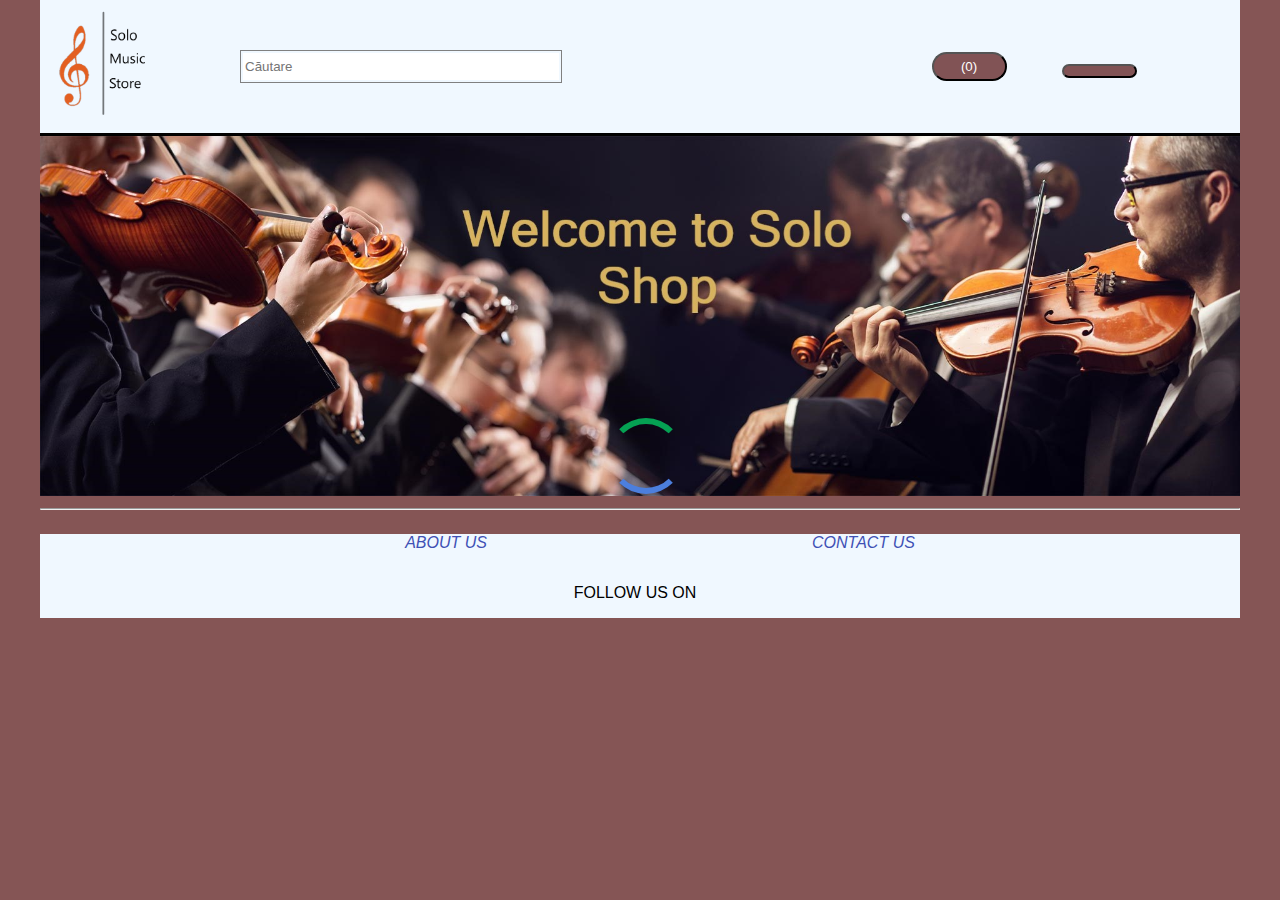
<file: FinalPoject/index.html>
<!DOCTYPE html>
<html lang="en">
<head>
    <meta charset="UTF-8">
    <meta name="viewport" content="width=device-width, initial-scale=1">
    <title>SoloShop</title>
     <link rel="stylesheet" href="style.css">
     <link rel="stylesheet" href="https://use.fontawesome.com/releases/v5.15.2/css/all.css" integrity="sha384-vSIIfh2YWi9wW0r9iZe7RJPrKwp6bG+s9QZMoITbCckVJqGCCRhc+ccxNcdpHuYu" 
     crossorigin="anonymous">
     <link rel="stylesheet" href="loading.css">
     <script src="index.js"></script>
    
</head>
<body class="container-md" onload="getProducts();getCartLenght();">
  <div class="container-sm" style="border-bottom: 3px solid black; background-color: aliceblue">
    <header>

      <div class="navigation_bar">
        <div class="logo">
            <div>
              <a href="index.html"><img class="logo_img" src="PNG\Logo1.png" style="width: 150px;"></a>
            </div>
        </div>
        <div class="search_form_buttons">
          <form>
            <input  id="search" type="text" name="search" placeholder="Căutare"/>
            <button class="searchBtn" onclick="searchProduct(this,event)"><i class="fas fa-search"></i></button>
          </form>
          <div class="cart_admin_btn">
            <a href="cart.html"><button class="MyBtns" ><i class="fas fa-shopping-cart"></i><span class="cartLenght"></span></button></a>
            <a href="admin.html"><button class="MyBtns"><i class="fas fa-user"></i></button></a>
            </div>
        </div>
      
      </div>
    </header>
  </div>
  <div class="welcome_pic">
    <img  class="welcome" src="PNG\violins.jpg">
  </div>
  <p class="alertBox">The product has been succesfully addet in to the cart</p>
    <main  class="container-sm">
        <div class="loading">
          <div class="lds-dual-ring"></div>
        </div>
        <hr />
        <section class="container">
          <div class="product_grid">

          </div>
            
        </section>          
    </main>
    <footer>
      <ul class="footerList">
          <li><a href="#">ABOUT US</a></li>
          <li><a href="#" class="contactUs">CONTACT US</a></li>
      </ul>
      <section class="social_media">
          <p>FOLLOW US ON</p>
          <div class="icons">
              <i class="fab fa-facebook-square"></i>
              <i class="fab fa-instagram"></i>
          </div>
      </section>
      </footer>   
</body>
</file>
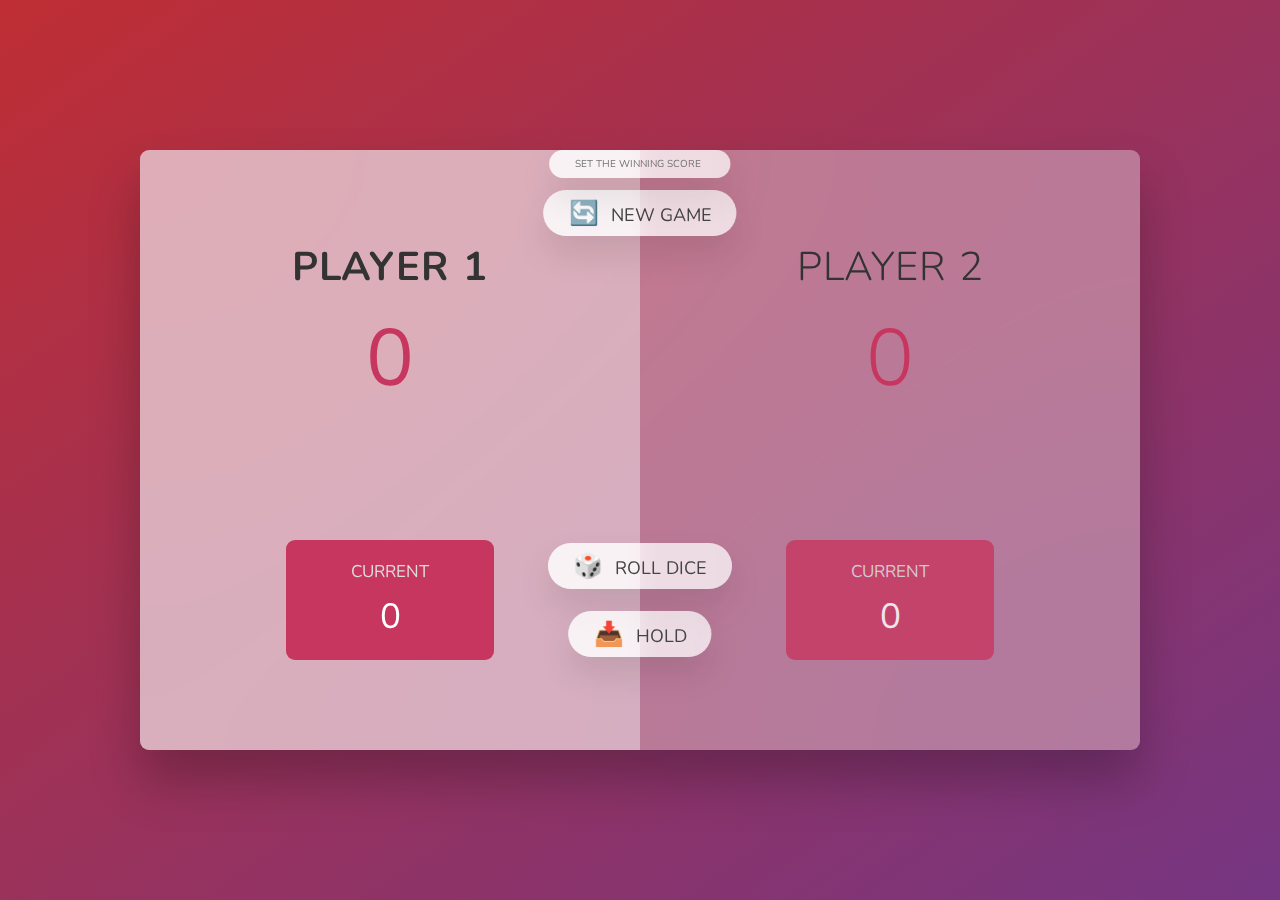
<file: Pig Game/index.html>
<!DOCTYPE html>
<html lang="en">
  <head>
    <meta charset="UTF-8" />
    <meta name="viewport" content="width=device-width, initial-scale=1.0" />
    <meta http-equiv="X-UA-Compatible" content="ie=edge" />
    <link rel="stylesheet" href="index.css" />
    <title>Pig Game</title>
    <script src="Challanges.js" async></script>
  </head>
  <body>
    <main>
      <section class="player player--0 player--active">
        <h2 class="name" id="name--0">Player 1</h2>
        <p class="score" id="score--0">43</p>
        <div class="current">
          <p class="current-label">Current</p>
          <p class="current-score" id="current--0">0</p>
        </div>
      </section>
      <section class="player player--1">
        <h2 class="name" id="name--1">Player 2</h2>
        <p class="score" id="score--1">24</p>
        <div class="current">
          <p class="current-label">Current</p>
          <p class="current-score" id="current--1">0</p>
        </div>
      </section>

      <img src="dice-5.png"  class="dice" alt="Playing dice" />
      <button class="btn btn--new">🔄 New game</button>
      <input type="text" class="set_winning_score" placeholder="Set the Winning score">
      <button class="btn btn--roll">🎲 Roll dice</button>
      <button class="btn btn--hold">📥 Hold</button>
    </main>
    
  </body>
</html>
</file>
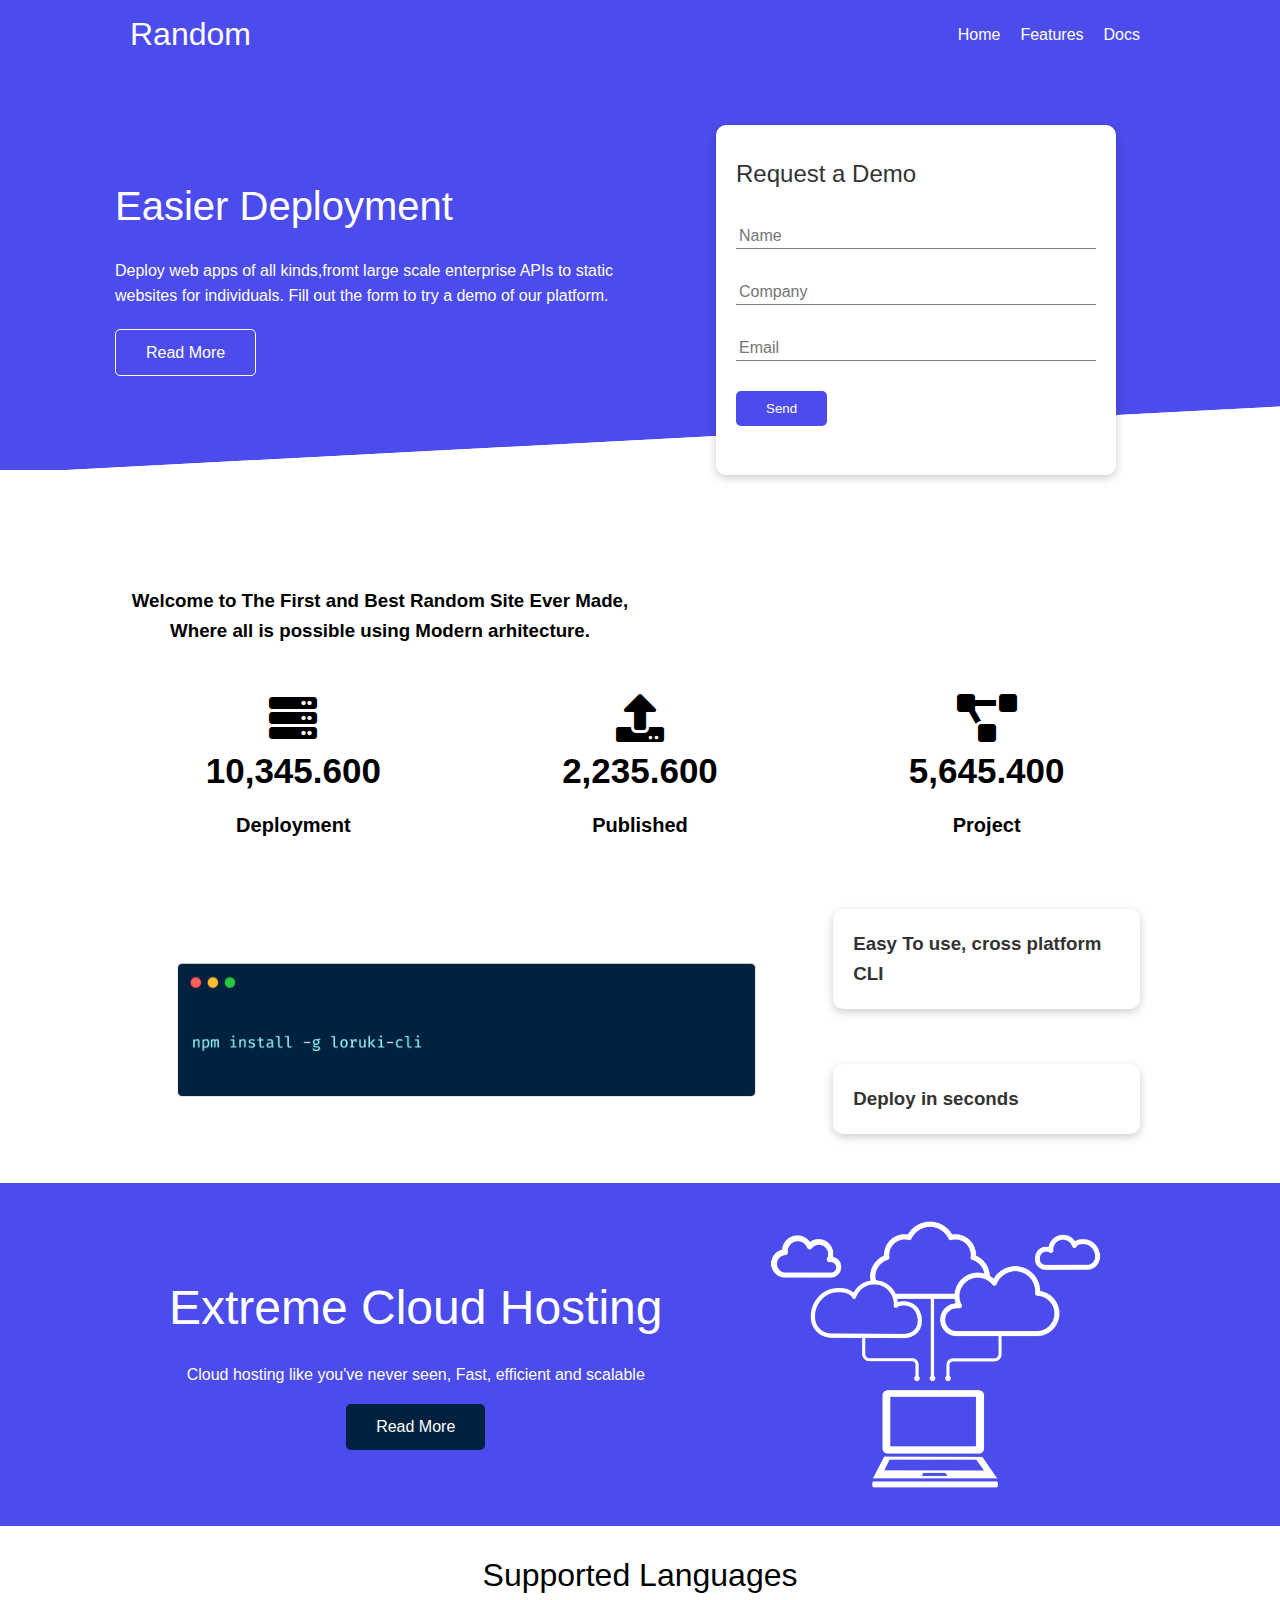
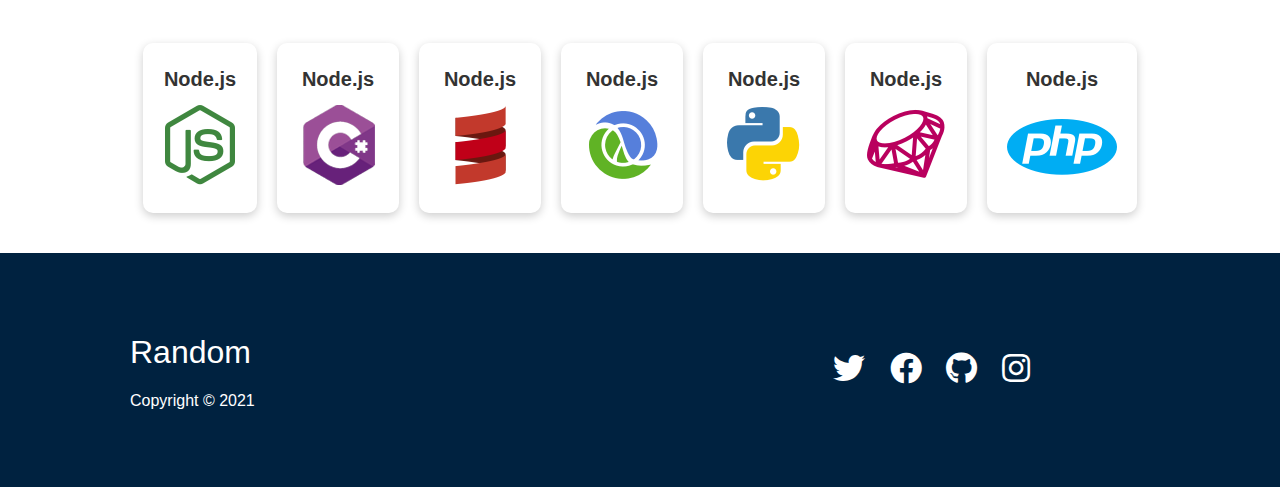
<file: Random Website/index.html>
<!DOCTYPE html>
<html lang="en">
  <head>
    <meta charset="UTF-8" />
    <meta name="viewport" content="width=device-width, initial-scale=1.0" />
    <meta http-equiv="X-UA-Compatible" content="ie=edge" />
    <link rel="stylesheet" href="https://cdnjs.cloudflare.com/ajax/libs/font-awesome/5.15.4/css/all.min.css"
     integrity="sha512-1ycn6IcaQQ40/MKBW2W4Rhis/DbILU74C1vSrLJxCq57o941Ym01SwNsOMqvEBFlcgUa6xLiPY/NS5R+E6ztJQ=="
     crossorigin="anonymous" referrerpolicy="no-referrer" />
    <link rel="stylesheet" href="css\style.css"/>
    <link rel="stylesheet" href="css\Utilities.css"/>
    <title>Random Website</title>
  </head>
  <body>
      <!--Navbar-->
      <div class="navbar">
          <div class="container flex">
              <h1 class="logo">Random</h1>
              <nav>
                  <ul>
                      <li><a href="index.html">Home</a></li>
                      <li><a href="features.html">Features</a></li>
                      <li><a href="docs.html">Docs</a></li>
                  </ul>
              </nav>
          </div>
      </div>
        <!--Shwocase-->
        <section class="showcase">
            <div class="container grid">
                <div class="showcase-text">
                    <h1>Easier Deployment</h1>
                    <p>Deploy web apps of all kinds,fromt large scale
                        enterprise APIs to static websites for individuals.
                        Fill out the form to try a demo of our platform.
                    </p>
                    <a href="features.html" class="btn btn-outline">Read More</a>
                </div>

                <div class="showcase-form card">
                    <h2>Request a Demo</h2>
                    <form>
                        <div class="form-control">
                            <input type="text" name="name" placeholder="Name" 
                            required>
                        </div>
                        <div class="form-control">
                            <input type="text" name="company" placeholder="Company"
                            required>
                        </div>
                        <div class="form-control">
                            <input type="email" name="email" placeholder="Email"
                            required>
                        </div>
                        <input type="submit" value="Send" class="btn btn-primary">
                    </form>
                </div>
            </div>
        </section>

        <!--Stats-->
        <section class="stats">
            <div class="container">
                <h3 class="stats-heading text-center my-1">
                    Welcome to The First and Best Random Site Ever Made, 
                    Where all is possible using Modern arhitecture.
                </h3>

                <div class="grid grid-3 text-center my-4">
                    <div>
                        <i class="fas fa-server fa-3x"></i>
                        <h3>10,345.600</h3>
                        <p class="text-secundary">Deployment</p>
                    </div>
                    <div>
                        <i class="fas fa-upload fa-3x"></i>
                        <h3>2,235.600</h3>
                        <p class="text-secundary">Published</p>
                    </div>
                    <div>
                        <i class="fas fa-project-diagram fa-3x"></i>
                        <h3>5,645.400</h3>
                        <p class="text-secundary">Project</p>
                    </div>
                </div>
            </div>
        </section>
        <!--Cli-->

        <section class="cli">
            <div class="container grid">
                <img src="images/cli.png" alt="">
                <div class="card">
                    <h3>Easy To use, cross platform CLI</h3>
                </div>
                <div class="card">
                    <h3>Deploy in seconds</h3>
                </div>
            </div>
        </section>
        <!--Cloud-->
        <section class="cloud bg-primary my-2 py-2">
            <div class="container grid">
                <div class="text-center">
                    <h2 class="lg">Extreme Cloud Hosting</h2>
                    <p class="led my-1">Cloud hosting like you've never seen,
                        Fast, efficient and scalable</p>
                    <a href="features.html" class="btn btn-dark">Read More</a> 
                </div>
                <img src="images/cloud.png" alt="">
            </div>
        </section>
        <section class="languages">
            <h2 class="md text-center my-2">
                Supported Languages
            </h2>
            <div class="container flex">
                <div class="card">
                    <h4>Node.js</h4>
                    <img src="images/node.png" alt="">
                </div>
                <div class="card">
                    <h4>Node.js</h4>
                    <img src="images/csharp.png" alt="">
                </div>
                <div class="card">
                    <h4>Node.js</h4>
                    <img src="images/scala.png" alt="">
                </div>
                <div class="card">
                    <h4>Node.js</h4>
                    <img src="images/clojure.png" alt="">
                </div>
                <div class="card">
                    <h4>Node.js</h4>
                    <img src="images/python.png" alt="">
                </div>
                <div class="card">
                    <h4>Node.js</h4>
                    <img src="images/ruby.png" alt="">
                </div>
                <div class="card">
                    <h4>Node.js</h4>
                    <img src="images/php.png" alt="">
                </div>
            </div>
        </section>
    <!--Footer-->
        <footer class="footer bg-dark py-5">
        <div class="container grid grid-3">
                <div>
                    <h1>Random</h1>
                    <p>Copyright &copy; 2021</p>
                </div>
            <nav>
                <ul>
                    <li><a href="index.html"></a></li>
                    <li><a href="features.html"></a></li>
                    <li><a href="docs.html"></a></li>
                </ul>
            </nav>
            <div class="social">
                <a href="#"><i class="fab fa-twitter fa-2x"></i></a>
                <a href="#"><i class="fab fa-facebook fa-2x"></i></a>
                <a href="#"><i class="fab fa-github fa-2x"></i></a>
                <a href="#"><i class="fab fa-instagram fa-2x"></i></a>
            </div>
        </div>
        </footer>
  </body>
</html>
</file>
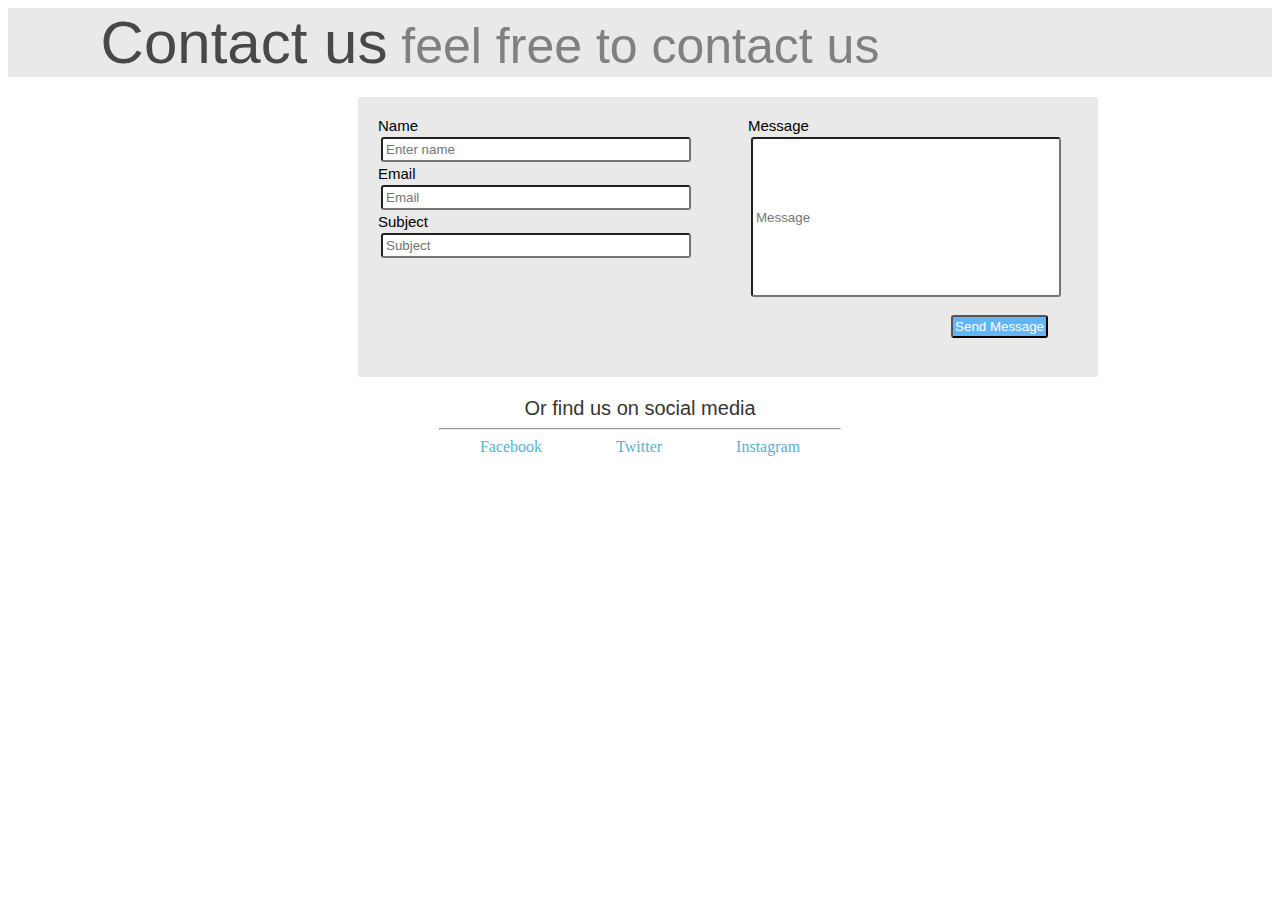
<file: Contact us.html>
<!DOCTYPE html>
<head>
    <title>Contact.us</title>
<style>
#title{
    text-align: center;
    width: 1100p;
    padding-right: 300px;
    font-size: 60px;
    background-color: rgb(233, 233, 233,1);
    font-family: 'Roboto', sans-serif;
    color: rgb(72,72,72,1);

}
span{
    font-size: 50px;
    color:grey
}
label{
    display:block;


}
.box1{
    position: relative;
    width: 700px;
    height: 240px;
    margin-top: 20px;
    margin-right: 370px;
    margin-left: 350px;
    padding: 20px;
    background-color: rgb(233, 233, 233,1);
    font-family: 'Roboto', sans-serif;
    font-size: 15px;
    border-radius: 3px;
}
.box2{
    position: absolute;
    top: 20px;
    right: 50px;
    left: 390px;

}
.i-input{
    border-radius: 3px;
    margin: 3px;
    padding: 3px;
    width: 300px;
   
}
.i-input1{
    border-radius: 3px;
    margin: 3px;
    padding: 3px;
    width: 300px;
    height: 150px;
}
.i-submit{
    float: right;
    margin-top: 15px;
    padding:2px;
    background-color:#64b5f6;
    color:white;
    border-radius: 3px;
}
.final{
    text-align: center;
    font-family: 'Roboto', sans-serif;
    font-size:20px;
    color:rgb(54, 53, 53);
    margin-top:20px;
}
.links{
    text-align:center;
}
.link{
    padding:35px;
    text-decoration: none;
    color:rgb(91, 176, 204)
}
</style>    
</head>
<body>
    <header>
        <div id=title>
        Contact us<span> feel free to contact us<span>
        </div>
    </header>
        <form class="box1">
            <label class="i-label" for="Enter name">Name</label>
            <input class="i-input" type="text" name="Enter name" placeholder="Enter name">
            <label class="i-label" for="Email" >Email</label>
            <input class="i-input" type="text" name="Email" placeholder="Email">
            <label class="i-label" for="Subject"> Subject </label>
            <input class="i-input" type="text" name="Subject" placeholder="Subject">
            <br />
            <div class="box2">
                <label class="i-label"for="Message"> Message </label> 
                <input  class="i-input1" type="text" name="Message" placeholder="Message"><br />
                <input  class="i-submit" type="submit" value="Send Message"> 
            </div>

        </form>
    <footer>
        <div class="final"> Or find us on social media</div>
        <hr style="width: 400px;" />
        <div class="links">
            <a class="link" href="#">Facebook</a>
            <a class="link" href="#">Twitter</a>
            <a class="link" href="#">Instagram</a>
        </div>        
    </footer>    







</body>
</file>
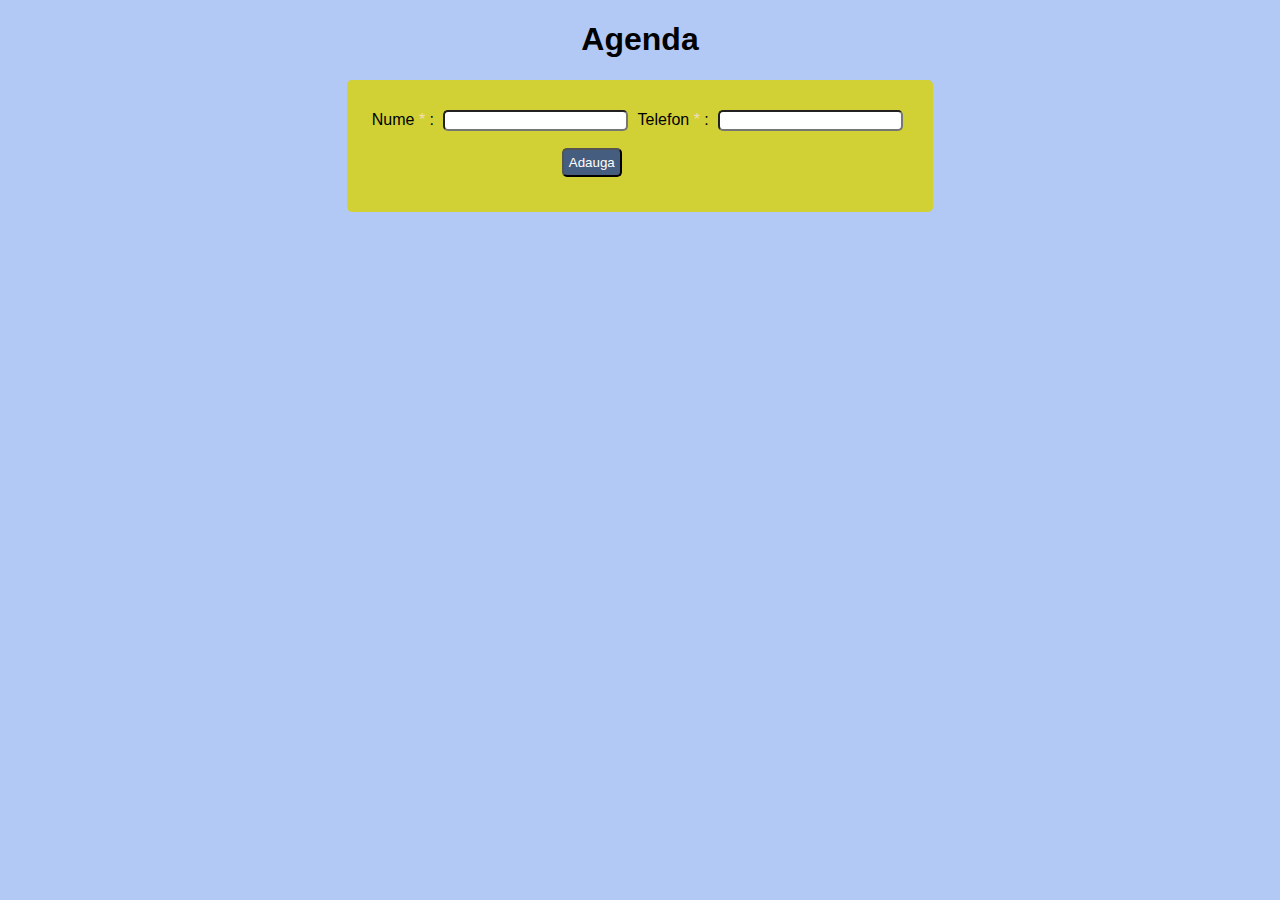
<file: Agenda/agenda.html>
<!DOCTYPE html>
<html lang="en">
<head>
    <meta charset="UTF-8">
    <meta name="viewport" content="width=device-width, initial-scale=1">
    <title>Agenda telefonică</title>
    <link rel="stylesheet" href="agenda.css">
     <title>Agenda Telefonica</title>
    <script src="agenda.js"></script>
    
</head>
<body>
    <h1>Agenda</h1>
    <div id="form">
    <form onsubmit="addContact(event);"class="input_form">
            <label for="name">
                <span class="label-style">Nume <span class="mandatory">*</span> :</span>
            </label>
            <input id="name" class="fields" type="text" name="name" onblur="requireName(this, event);" onfocus="clearInvalid(this, event);"
                style="border-radius: 5px; margin:5px">

            <label for="tel">
                <span class="label-style">Telefon <span class="mandatory">*</span> :</span>
            </label>
            <input id="tel"  class="fields" type="number" name="tel" onblur="requireTel(this, event);" onfocus="clearInvalid(this, event);"onkeypress="checkSubmit(event); digitLimit(this, event);"
                style="border-radius: 5px; margin:5px">
        <br/>
        <button type="submit" id="add_contact" >Adauga</button>
        <input id="editBtn" type="button" onclick="editeaza()" class="hidden" value= "Editeaza"/>
    </form>
    </div>
    <div style="display: flex; justify-content: center;">
        <table id="T_contacts">
            <thead>
            <tr>
                <th>Nume</th>
                <th>Telefon</th>
                
            </tr>
            </thead>
            <tbody class="Table_contacts">
            <tr>
                <td>Robert</td>
                <td>0758642575</td>
                <td>
                    <a  class="edit"href="#">Modifică</a>
                </td>
                <td>
                    <a class="del"  href="#">Șterge</a>
                </td>
            </tr>
            </tbody>
        </table>
    </div>
</body>
</html>
</file>
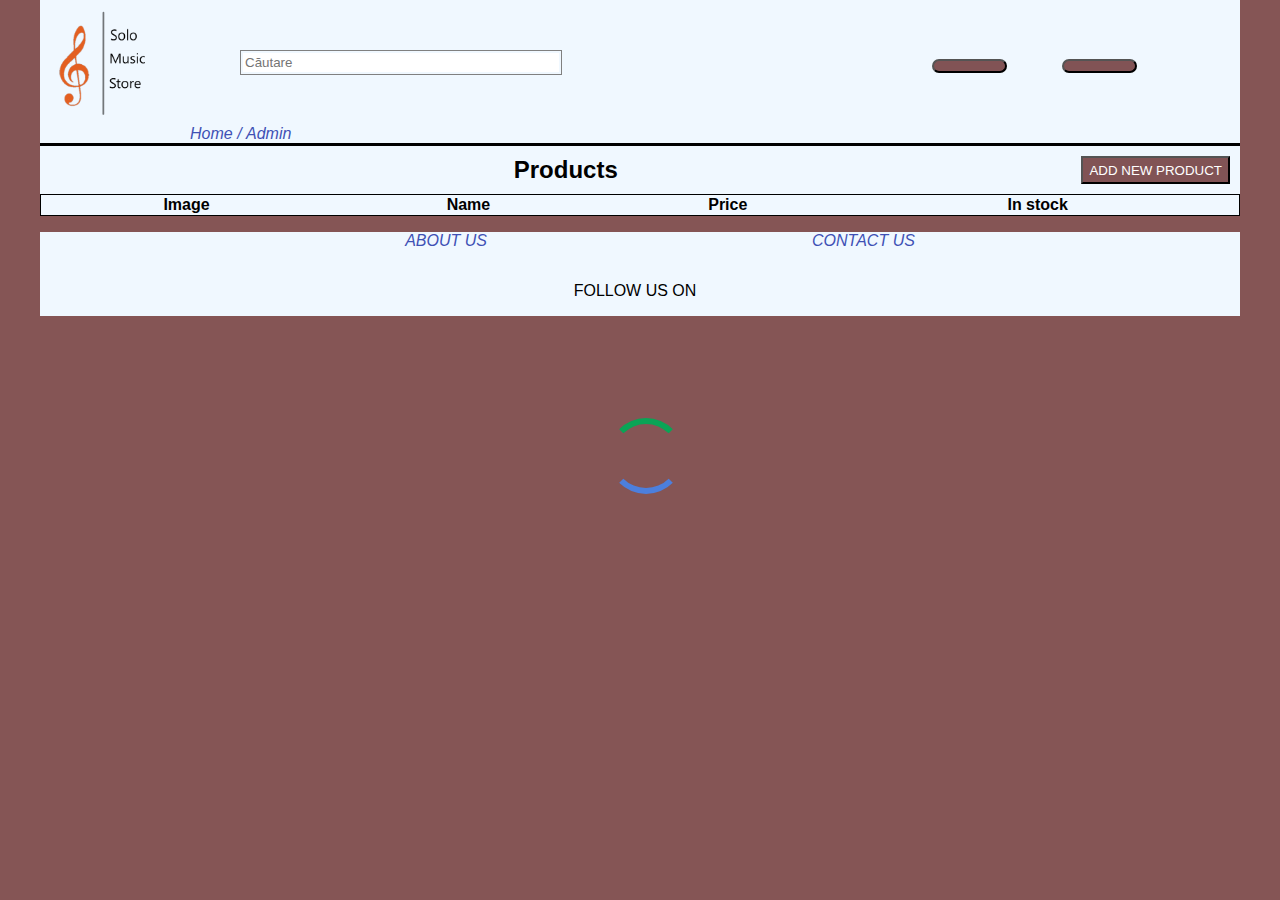
<file: FinalPoject/admin.html>
<!DOCTYPE html>
<html lang="en">
<head>
    <meta charset="UTF-8">
    <meta name="viewport" content="width=device-width, initial-scale=1">
    <title>SoloShop</title>
     <link rel="stylesheet" href="style.css">
     <link rel="stylesheet" href="https://use.fontawesome.com/releases/v5.15.2/css/all.css" integrity="sha384-vSIIfh2YWi9wW0r9iZe7RJPrKwp6bG+s9QZMoITbCckVJqGCCRhc+ccxNcdpHuYu" 
     crossorigin="anonymous">
     <link rel="stylesheet" href="admin.css">
     <script src="admin.js"></script>
     <link rel="stylesheet" href="loading.css">
    
</head>
<body class="container-sm" onload="getProducts()">
<div class="container-sm" style="border-bottom: 3px solid black; background-color: aliceblue">
  <header>
      <div class="navigation_bar">
        <div class="logo">
            <div>
              <a href="index.html"><img class="logo_img" src="PNG\Logo1.png" style="width: 150px;"></a>
            </div>
        </div>
        <div class="search_form_buttons">
          <form>
            <input  id="search" type="text" name="search" placeholder="Căutare"/>
            <button class="searchBtn" onclick="searchProduct(event)"><i class="fas fa-search"></i></button>
          </form>
          <div class="cart_admin_btn">
            <a href="cart.html"><button class="MyBtns" ><i class="fas fa-shopping-cart"></i><span class="cartLenght"></span></button></a>
            <a href="admin.html"><button class="MyBtns"><i class="fas fa-user"></i></button></a>
            </div>
        </div>
      
      </div>
      <nav class="nav_bar">
        <div class="container">
            <a href="index.html">Home <span>/</span></a>
            <a href="#"><span class="productName"></span>Admin<span></span></a>
        </div>
    </nav>
  </header>
</div>
<main>
  <section class="products_container">
      <div class="productheader">
          <h2 class="title">Products</h2>
          <button onclick="showAddBox();"><i class="fas fa-plus plusIcon"></i>ADD NEW PRODUCT</button>
      </div>
      <div class="loading">
        <div class="lds-dual-ring"></div>
      </div>
      <table id="Products">
          <thead>
              <tr>
                  <th>Image</th>
                  <th>Name</th>
                  <th>Price</th>
                  <th>In stock</th>
                  <th></th>
              </tr>
          </thead>
          <tbody>
              
          </tbody>
    </table>
  </section>
    <div class="add_product_form">
      <form class="AddBox hidden">
          <h2>Add product</h2>
          <div class="option">
              <label for="productName">Name*</label>
              <input type="text" id="productName">
          </div>
          <div class="option">
              <label for="img">Image*</label>
              <input type="text" id="img">
          </div>
          <div class="option">
              <label for="productDescription">Description*</label>
              <textarea rows="6" cols="55" id="productDescription"></textarea>
          </div>
          <div class="option">
              <label for="productPrice">Price*</label>
              <input type="text" id="productPrice">
          </div>
          <div class="option">
              <label for="productStock">Stock*</label>
              <input type="text" id="productStock">
          </div>
          <div class="buttons">
              <button onclick="addProduct(event);"class="addBtn"><i class="fas fa-plus plusIcon"></i>Add New Product</button>
              <button onclick="hideAddBox();" class="cancelBtn">CANCEL</button>
          </div>
      </form>
  </div>

</main>
<footer>
    <ul class="footerList">
        <li><a href="#">ABOUT US</a></li>
        <li><a href="#" class="contactUs">CONTACT US</a></li>
    </ul>
    <section class="social_media">
        <p>FOLLOW US ON</p>
        <div class="icons">
            <i class="fab fa-facebook-square"></i>
            <i class="fab fa-instagram"></i>
        </div>
    </section>
</footer>   
</body>
</file>
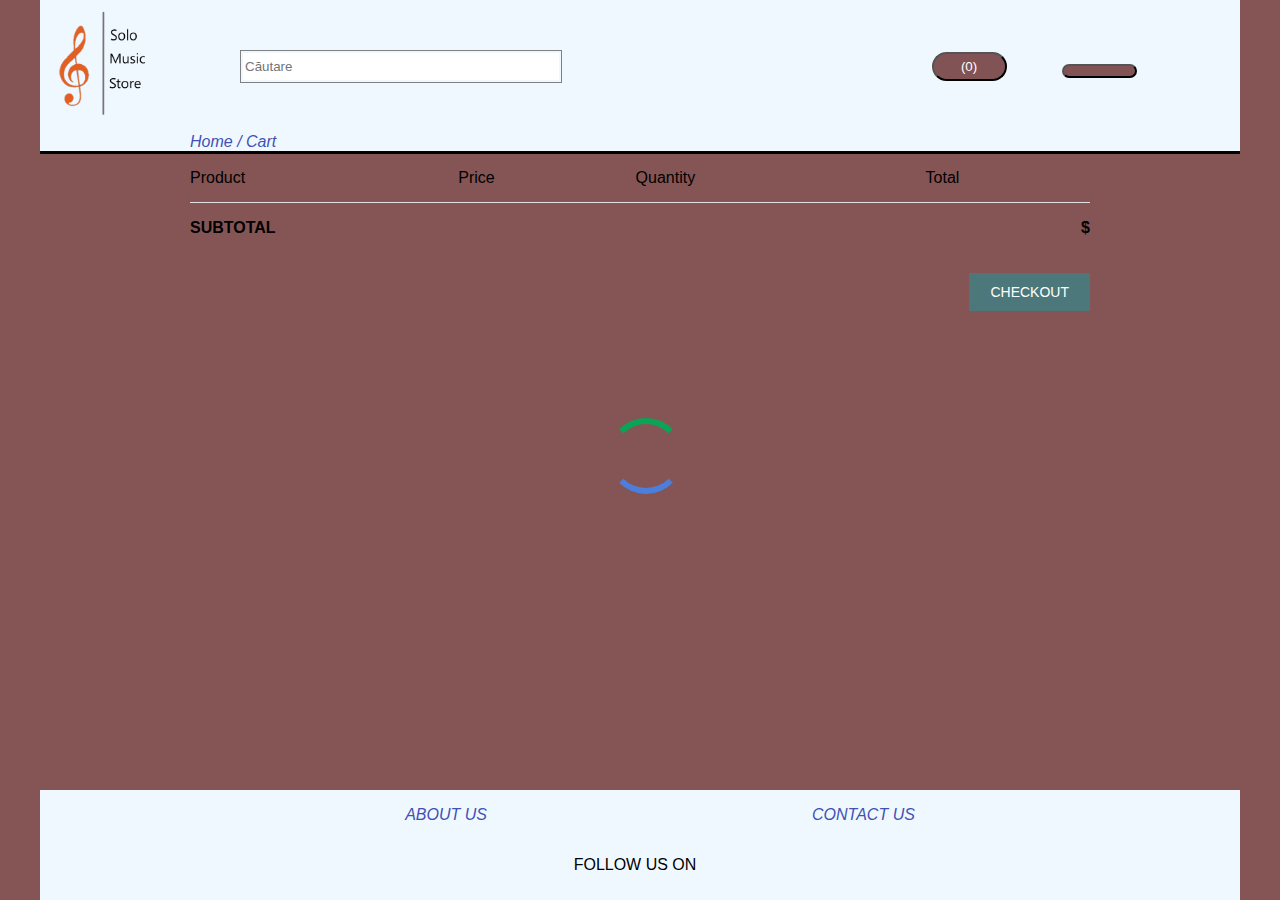
<file: FinalPoject/cart.html>
<!DOCTYPE html>
<html lang="en">
<head>
    <meta charset="UTF-8">
    <meta name="viewport" content="width=device-width, initial-scale=1">
    <title>SoloShop</title>
     <link rel="stylesheet" href="style.css">
     <link rel="stylesheet" href="https://use.fontawesome.com/releases/v5.15.2/css/all.css" integrity="sha384-vSIIfh2YWi9wW0r9iZe7RJPrKwp6bG+s9QZMoITbCckVJqGCCRhc+ccxNcdpHuYu" 
     crossorigin="anonymous">
     <link rel="stylesheet" href="cart.css">
     <link rel="stylesheet" href="loading.css">
     <script src="cart.js"></script>
    
</head>
<body class="container-md" onload="getCart();  getCartLenght();">
  <div class="container-sm" style="border-bottom: 3px solid black; background-color: aliceblue">
    <header>
      <div class="navigation_bar">
        <div class="logo">
            <div>
              <a href="index.html"><img class="logo_img" src="PNG\Logo1.png" style="width: 150px;"></a>
            </div>
        </div>
        <div class="search_form_buttons">
          <form>
            <input  id="search" type="text" name="search" placeholder="Căutare"/>
            <button class="searchBtn" onclick="searchProduct(event)"><i class="fas fa-search"></i></button>
          </form>
          <div class="cart_admin_btn">
            <a href="cart.html"><button class="MyBtns" ><i class="fas fa-shopping-cart"></i><span class="cartLenght"></span></button></a>
            <a href="admin.html"><button class="MyBtns"><i class="fas fa-user"></i></button></a>
            </div>
        </div>
      
      </div>
      <nav class="nav_bar">
        <div class="container">
            <a href="index.html">Home <span>/</span></a>
            <a href="#"><span class="productName"></span>Cart<span></span></a>
        </div>
      </nav>
    </header>
  </div>
  <main>
    <div class="loading">
      <div class="lds-dual-ring"></div>
    </div>
    <table class="products">
        <thead>
            <tr>
                <th>Product</th>
                <th></th>
                <th>Price</th>
                <th>Quantity</th>
                <th>Total</th>
                <th></th>
            </tr>
        </thead>
        <tbody>

        </tbody>
    </table>
    <section class="subtotal">
        <p>SUBTOTAL</p>
        <p>$ <span class="total"></span></p>
    </section>
    <section class="checkout">
        <button class="checkoutBtn">CHECKOUT</button>
    </section>
</main>
<footer class="footerSection">
    <ul class="footerList">
        <li><a href="#">ABOUT US</a></li>
        <li><a href="#" class="contactUs">CONTACT US</a></li>
    </ul>
    <section class="social_media">
        <p>FOLLOW US ON</p>
        <div class="icons">
            <i class="fab fa-facebook-square"></i>
            <i class="fab fa-instagram"></i>
        </div>
    </section>
</footer>   
</body>
</file>
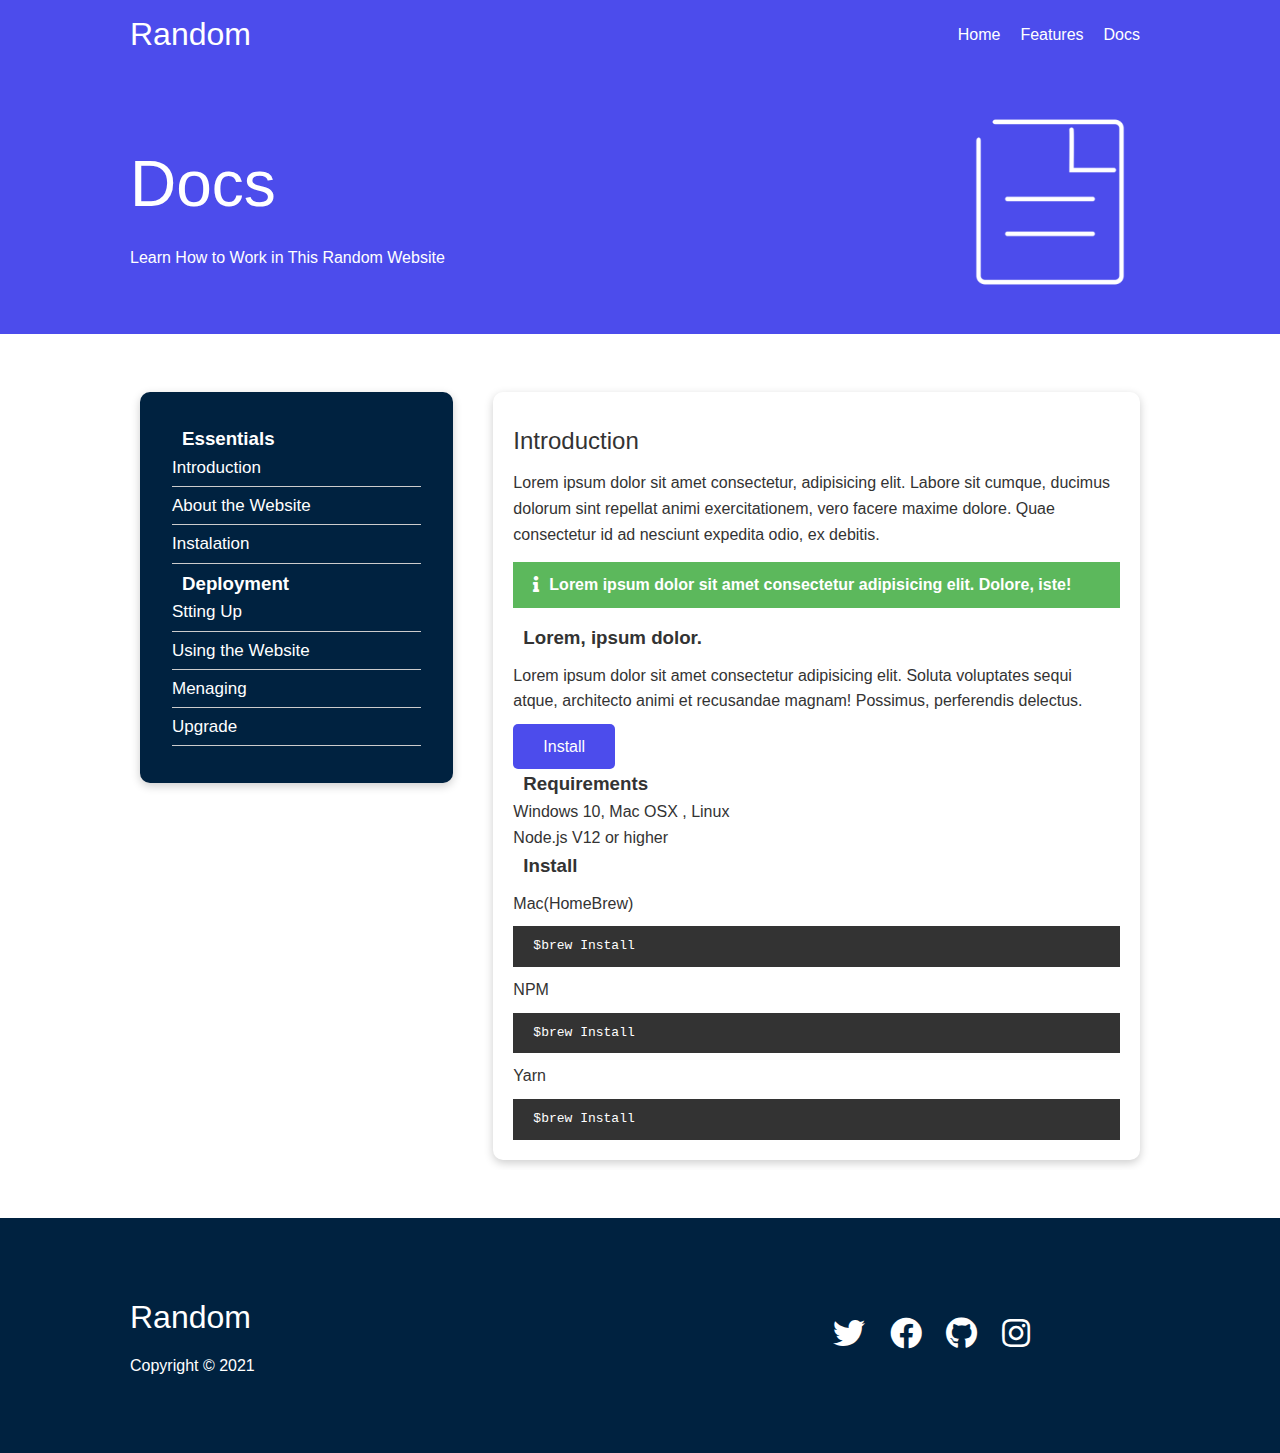
<file: Random Website/docs.html>
<!DOCTYPE html>
<html lang="en">
  <head>
    <meta charset="UTF-8" />
    <meta name="viewport" content="width=device-width, initial-scale=1.0" />
    <meta http-equiv="X-UA-Compatible" content="ie=edge" />
    <link rel="stylesheet" href="https://cdnjs.cloudflare.com/ajax/libs/font-awesome/5.15.4/css/all.min.css"
     integrity="sha512-1ycn6IcaQQ40/MKBW2W4Rhis/DbILU74C1vSrLJxCq57o941Ym01SwNsOMqvEBFlcgUa6xLiPY/NS5R+E6ztJQ=="
     crossorigin="anonymous" referrerpolicy="no-referrer" />
    <link rel="stylesheet" href="css\style.css"/>
    <link rel="stylesheet" href="css\Utilities.css"/>
    <title>Random Website</title>
  </head>
  <body>
      <!--Navbar-->
      <div class="navbar">
          <div class="container flex">
              <h1 class="logo">Random</h1>
              <nav>
                  <ul>
                      <li><a href="index.html">Home</a></li>
                      <li><a href="features.html">Features</a></li>
                      <li><a href="docs.html">Docs</a></li>
                  </ul>
              </nav>
          </div>
      </div>
    <!--Head-->
    <section class="docs-head bg-primary py-3">
        <div class="container grid">
            <div>
                <h1 class="xl">Docs</h1>
                <p class="lead">
                  Learn How to Work in This Random Website
                </p>
            </div>
            <img src="images\docs.png" alt="">
        </div>
    </section>
    <!--Docs main-->
    <section class="docs-main my-4">
        <div class="container grid">
            <div class="card bg-dark p-3">
                <h3 class="my-2">Essentials</h3>
                <nav>
                    <ul>
                        <li><a class="text-primary" href="#">Introduction</a></li>
                        <li><a href="#">About the Website</a></li>
                        <li><a href="#">Instalation</a></li>
                    </ul>
                </nav>
                <h3 class="my-2">Deployment</h3>
                <nav>
                    <ul>
                        <li><a href="#">Stting Up</a></li>
                        <li><a href="#">Using the Website</a></li>
                        <li><a href="#">Menaging</a></li>
                        <li><a href="#">Upgrade</a></li>
                    </ul>
                </nav>
            </div>
            <div class="card">
                <h2>Introduction</h2>
                <p>Lorem ipsum dolor sit amet consectetur, adipisicing elit.
                Labore sit cumque, ducimus dolorum sint repellat animi
                exercitationem, vero facere maxime dolore.
                Quae consectetur id ad nesciunt expedita odio, ex debitis.
                </p>
                <div class="alert alert-succes">
                    <i class="fas fa-info"></i>Lorem ipsum dolor sit amet consectetur adipisicing elit. 
                    Dolore, iste!
                </div>
                <h3>Lorem, ipsum dolor.</h3>
                <p>Lorem ipsum dolor sit amet consectetur adipisicing elit. 
                    Soluta voluptates sequi atque, architecto animi et recusandae magnam! Possimus, 
                    perferendis delectus.</p>
                   <a href="#" class="btn btn-primary">Install</a> 

                   <h3>Requirements</h3>
                   <ul>
                       <li>Windows 10,  Mac OSX , Linux</li>
                       <li>Node.js V12 or higher</li>
                   </ul>

                   <h3>Install</h3>
                   <p>Mac(HomeBrew)</p>
                   <pre><code>$brew Install</code></pre>
                   <p>NPM</p>
                   <pre><code>$brew Install</code></pre>
                   <p>Yarn</p>
                   <pre><code>$brew Install</code></pre>
                
            </div>
        </div>
    </section>
    <!--Footer-->
        <footer class="footer bg-dark py-5">
        <div class="container grid grid-3">
                <div>
                    <h1>Random</h1>
                    <p>Copyright &copy; 2021</p>
                </div>
            <nav>
                <ul>
                    <li><a href="index.html"></a></li>
                    <li><a href="features.html"></a></li>
                    <li><a href="docs.html"></a></li>
                </ul>
            </nav>
            <div class="social">
                <a href="#"><i class="fab fa-twitter fa-2x"></i></a>
                <a href="#"><i class="fab fa-facebook fa-2x"></i></a>
                <a href="#"><i class="fab fa-github fa-2x"></i></a>
                <a href="#"><i class="fab fa-instagram fa-2x"></i></a>
            </div>
        </div>
        </footer>
  </body>
</html>
</file>
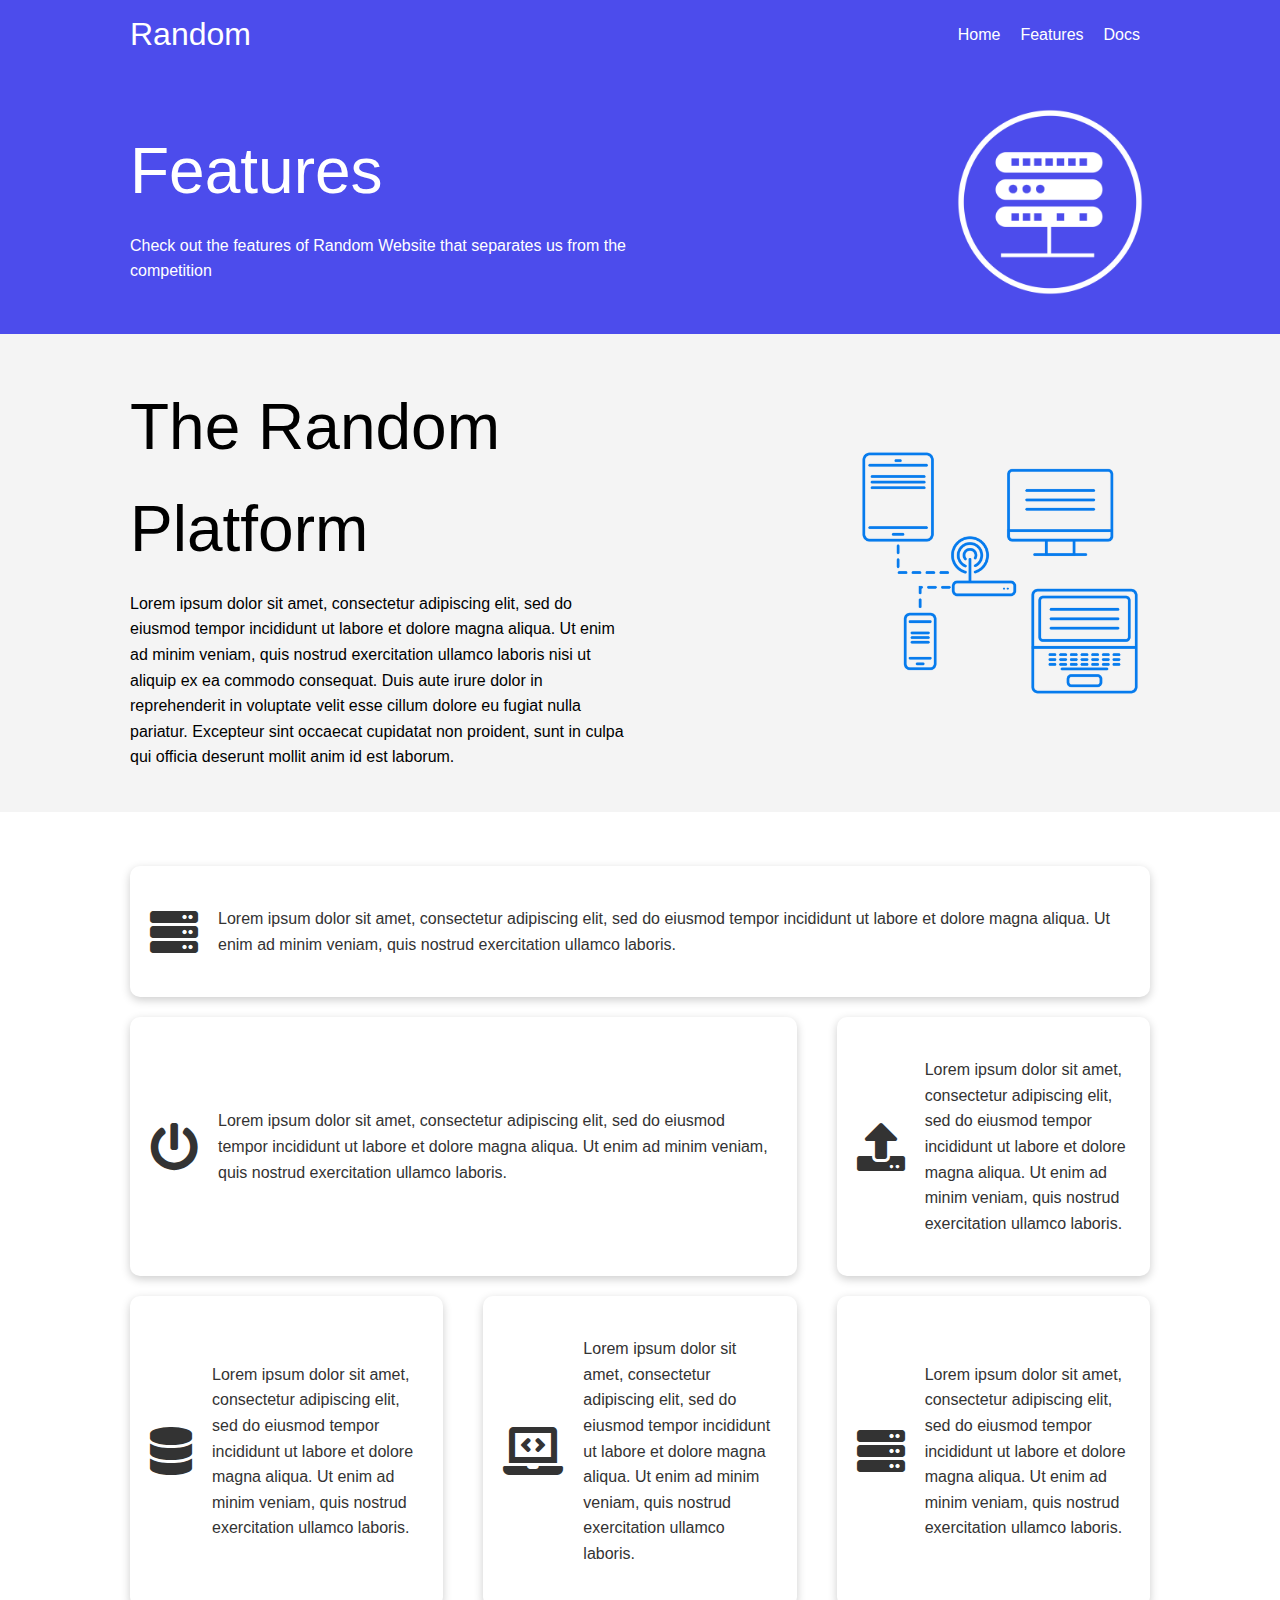
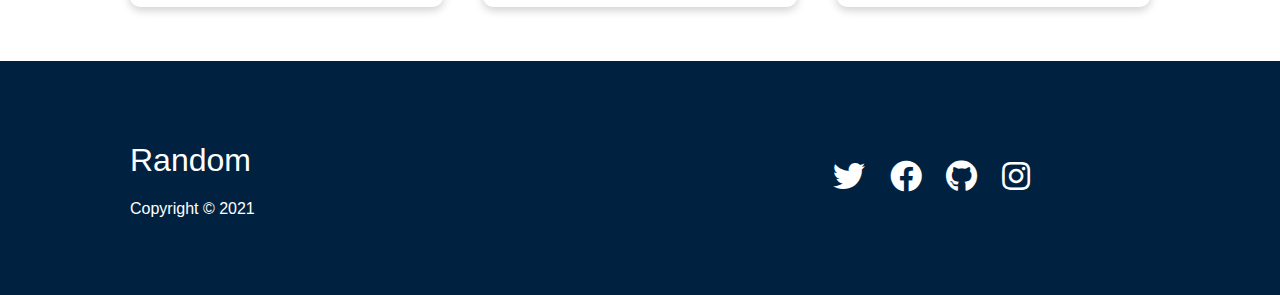
<file: Random Website/features.html>
<!DOCTYPE html>
<html lang="en">
  <head>
    <meta charset="UTF-8" />
    <meta name="viewport" content="width=device-width, initial-scale=1.0" />
    <meta http-equiv="X-UA-Compatible" content="ie=edge" />
    <link rel="stylesheet" href="https://cdnjs.cloudflare.com/ajax/libs/font-awesome/5.15.4/css/all.min.css"
     integrity="sha512-1ycn6IcaQQ40/MKBW2W4Rhis/DbILU74C1vSrLJxCq57o941Ym01SwNsOMqvEBFlcgUa6xLiPY/NS5R+E6ztJQ=="
     crossorigin="anonymous" referrerpolicy="no-referrer" />
    <link rel="stylesheet" href="css\style.css"/>
    <link rel="stylesheet" href="css\Utilities.css"/>
    <title>Random Website</title>
  </head>
  <body>
      <!--Navbar-->
      <div class="navbar">
          <div class="container flex">
              <h1 class="logo">Random</h1>
              <nav>
                  <ul>
                      <li><a href="index.html">Home</a></li>
                      <li><a href="features.html">Features</a></li>
                      <li><a href="docs.html">Docs</a></li>
                  </ul>
              </nav>
          </div>
      </div>
    <!--Head-->
    <section class="features-head bg-primary py-3">
        <div class="container grid">
            <div>
                <h1 class="xl">Features</h1>
                <p class="lead">
                    Check out the features of Random Website that separates us
                    from the competition
                </p>
            </div>
            <img src="images\server.png" alt="">
        </div>
    </section>
    <!--Sub head-->
    <section class="features-sub-head bg-light py-3">
        <div class="container grid">
            <div>
                <h1 class="xl">The Random Platform</h1>
                <p class="lead">
                    Lorem ipsum dolor sit amet, consectetur adipiscing elit, 
                    sed do eiusmod tempor incididunt ut labore et dolore magna aliqua.
                    Ut enim ad minim veniam, quis nostrud exercitation ullamco laboris
                     nisi ut aliquip ex ea commodo consequat. Duis aute irure dolor in 
                     reprehenderit in voluptate velit esse cillum dolore eu fugiat nulla pariatur. Excepteur sint 
                     occaecat cupidatat non proident,
                     sunt in culpa qui officia deserunt mollit anim id est laborum.
                </p>
            </div>
            <img src="images\server2.png" alt="">
        </div>
    </section>

  <section class="features-main my-2">
        <div class="container grid grid-3">
            <div class="card flex">
                <i class="fas fa-server fa-3x"></i>
                <p> Lorem ipsum dolor sit amet, consectetur adipiscing elit, 
                    sed do eiusmod tempor incididunt ut labore et dolore magna aliqua.
                    Ut enim ad minim veniam, quis nostrud exercitation ullamco laboris.
                </p>
            </div>
            <div class="card flex">
                <i class="fas fa-power-off fa-3x"></i>
                <p> Lorem ipsum dolor sit amet, consectetur adipiscing elit, 
                    sed do eiusmod tempor incididunt ut labore et dolore magna aliqua.
                    Ut enim ad minim veniam, quis nostrud exercitation ullamco laboris.
                </p>
            </div>
            <div class="card flex">
                <i class="fas fa-upload fa-3x"></i>
                <p> Lorem ipsum dolor sit amet, consectetur adipiscing elit, 
                    sed do eiusmod tempor incididunt ut labore et dolore magna aliqua.
                    Ut enim ad minim veniam, quis nostrud exercitation ullamco laboris.
                </p>
            </div>
            <div class="card flex">
                <i class="fas fa-database fa-3x"></i>
                <p> Lorem ipsum dolor sit amet, consectetur adipiscing elit, 
                    sed do eiusmod tempor incididunt ut labore et dolore magna aliqua.
                    Ut enim ad minim veniam, quis nostrud exercitation ullamco laboris.
                </p>
            </div>
            <div class="card flex">
                <i class="fas fa-laptop-code fa-3x"></i>
                <p> Lorem ipsum dolor sit amet, consectetur adipiscing elit, 
                    sed do eiusmod tempor incididunt ut labore et dolore magna aliqua.
                    Ut enim ad minim veniam, quis nostrud exercitation ullamco laboris.
                </p>
            </div>
            <div class="card flex">
                <i class="fas fa-server fa-3x"></i>
                <p> Lorem ipsum dolor sit amet, consectetur adipiscing elit, 
                    sed do eiusmod tempor incididunt ut labore et dolore magna aliqua.
                    Ut enim ad minim veniam, quis nostrud exercitation ullamco laboris.
                </p>
            </div>


        </div>
    </section>
    

    <!--Footer-->
        <footer class="footer bg-dark py-5">
        <div class="container grid grid-3">
                <div>
                    <h1>Random</h1>
                    <p>Copyright &copy; 2021</p>
                </div>
            <nav>
                <ul>
                    <li><a href="index.html"></a></li>
                    <li><a href="features.html"></a></li>
                    <li><a href="docs.html"></a></li>
                </ul>
            </nav>
            <div class="social">
                <a href="#"><i class="fab fa-twitter fa-2x"></i></a>
                <a href="#"><i class="fab fa-facebook fa-2x"></i></a>
                <a href="#"><i class="fab fa-github fa-2x"></i></a>
                <a href="#"><i class="fab fa-instagram fa-2x"></i></a>
            </div>
        </div>
        </footer>
  </body>
</html>
</file>
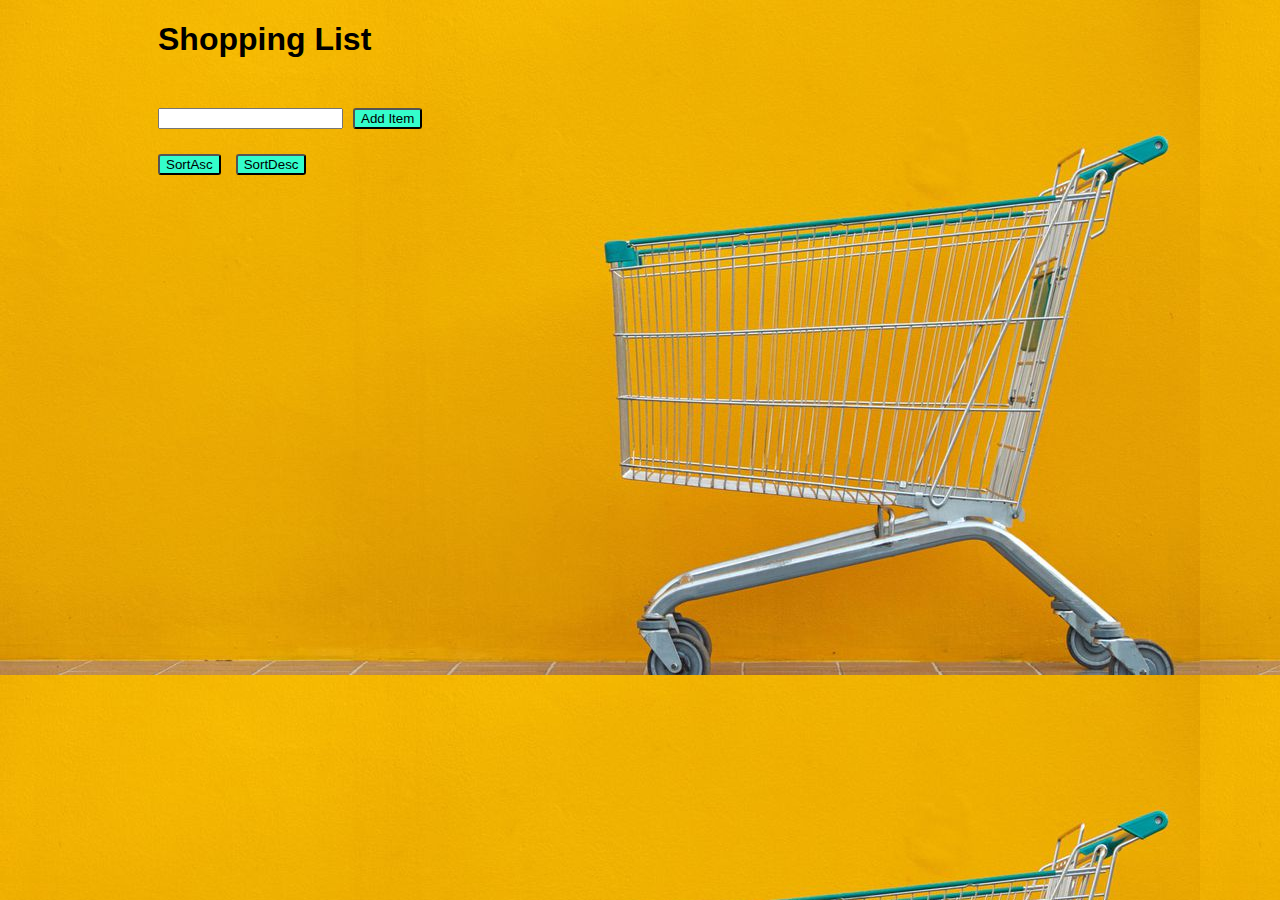
<file: Shopping list/Shopping list.html>
<!DOCTYPE html>
<html lang="en">
<head>
    <meta charset="UTF-8">
    <meta name="viewport" content="width=device-width, initial-scale=1">
    <title>Shopping List</title>
    <link rel="stylesheet" href="Shopping list.css" />
    <script src="Shopping list.js" ></script>
</head>
<body onload="draw()">
   <h1>Shopping List</h1>
    <div id="shopping">
       <input type="text" name="lista" onkeypress="return searchKeyPress(event)">
       <span style="padding-left: 10px;">
           <input id="myBtn" type="button" name="adauga" value="Add Item" style="border-radius: 3px;" onclick="add(this, event)">
       </span>
    </div>
    <div id="sorting">
       <input  class ="sortBtn" type="button" name="sortAsc" value="SortAsc" style="border-radius: 3px;" onclick="sort('az')">
       <span style="padding-left: 15px;">
           <input class ="sortBtn" type="button" name="sortDesc" value="SortDesc" style="border-radius: 3px;" onclick="sort('za')">
       </span>
    </div>
    <div>
       <table id="items">
               <tr>
                   <td>Item Description</td>
                   <td>Action</td>
                </tr>
                <tr>
                    <td id="alimentul"></td>
                    <td><input type="button" name="Mark" value="Mark as buyed" style="border-radius: 3px;" onclick="marked(this,event)" style="background-color: #34fdcb;;"></td>
                </tr>
       </table>
   </div>

</body>
</html>
</file>
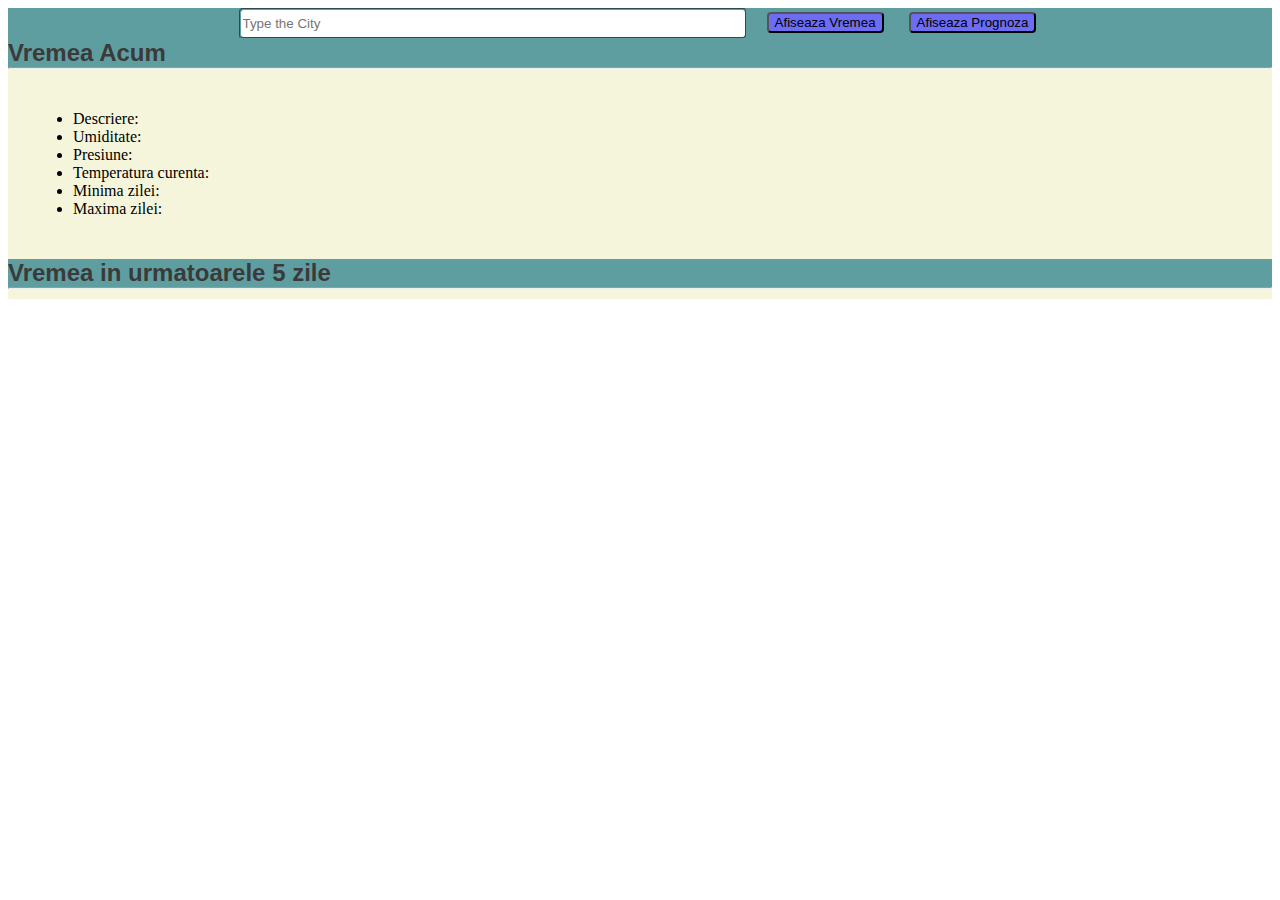
<file: WeatherApp/WeatherApp.html>
<!DOCTYPE html>
<html>
<head>
	<meta charset="UTF-8">
	<meta name="viewport" content="width=device-width, initial-scale=1">
	<title>WeatherApp</title>
    <link rel="stylesheet" href="WeatherApp.css">
    <script src="WeatherApp.js"></script>
</head>
<body>
    <div id="myInputs">
        <input  id= "oras" class="txt" type="text" name="place" placeholder="Type the City" onkeypress="return searchKeyPress(event)">

    
        <input class="myBtns" type="button" name="afiseazaV" value="Afiseaza Vremea" onclick="getVreme(this, event)">
        <input class="myBtns" type="button" name="afiseazaP" value="Afiseaza Prognoza" onclick="getPrognoza()">

    </div>
    <div>
        <h2>Vremea Acum </h2>
        <hr />
        <div id="vreme">
            <ul>
                <li>Descriere: </li>
                    <li>Umiditate: </li>
                    <li>Presiune: </li>
                    <li>Temperatura curenta:</li>
                    <li>Minima zilei: </li>
                    <li>Maxima zilei:</li>
            </ul>
        </div>
    </div>
    <div id="PrognozaMeteo">
        <h2>Vremea in urmatoarele 5 zile</h2>
        <hr/>
        <div class="ForecastContainer">
            <div class="Days">
                    
            </div>
            <div class="Days">
            
            </div>
            <div class="Days">
            
            </div>
            <div class="Days">
            
            </div>
            <div class="Days">
            
            </div>

            <div class="Days">

            </div>

        </div>
    </div>
	 
	
 </body>
    
</body> 








</body>
</html>
</file>
<file: FinalPoject/style.css>
body{
    width: 1200px;
    margin: 0 auto;
    background-color:#4e0808b0;
    background-size: 100%;
    font-family: Roboto, sans-serif;
   
}
.logo{
    float: left;
}
.cart_admin_btn{
    padding: 2px;
}
a{
    font-style: oblique;
    color:#3f51b5;
    text-decoration: none;
}
a:hover{
    color: #ff7a59;
}
.MyBtns{
    padding: 5px;
    background-color: #4e0808b0;
    margin-right: 51px;
    border-radius: 15px;
    width: 75px;
}
.MyBtns:hover{
    color: #ff7a59;
    border: #ff7a59 solid 1px;
    background:#fff;
    -webkit-transform: scale(1.2);
    -ms-transform: scale(1.2);
    transform: scale(1.2);
}
.productImg{
    width: 150px;
}
form {
    display:flex;
    flex-direction:row;
    border:1px solid grey;
    padding:2px;
}
#search {
    width: 300px;
    flex-grow:2;
    border:none;
}
#search:focus {
    outline: none;
}
  
.searchBtn {
    background-color: white;
    border:none;
    color:rgb(153, 149, 149);
}
.search_form_buttons{
    padding: 50px;
    display: flex;
    justify-content: space-between;
}    

.welcome{
    width:100%; 
    height:100%; 
    object-fit:cover;
}
.product_grid{
    display: grid;
    grid-template-columns: repeat(3, 1fr);
    gap: 10px;
    

}
.footerList{
    display: flex;
    justify-content: space-evenly;
    list-style-type: none;
}
.social_media{
    display: flex;
    justify-content: center;
    margin: 10px;
}
.icons{
    margin-left:10px;
}
.icons i {
    margin-top: 16px;
}
footer{
    background-color: #f0f8ff;
}
.hidden{
    display: none;
}
.container{
    background-color:aliceblue;
    
}
.col{
    padding: 15px;
    margin:0 auto;
}
.col:hover{
    border:2px solid #4e0808b0;
    border-radius: 2px;
    cursor: pointer;
}
button{
    background-color: #4e0808b0;
    color: white;
}
button:hover{
    color: #ff7a59;
    border: #ff7a59 solid 1px;
    cursor: pointer;
}

.lds-dual-ring{
    position: absolute;
    margin: auto;
    left: 0;
    right: 0;
    bottom: 0;
    top: 0;   
}
.alertBox{
    display: none;
    color: black;
    justify-content: center;
    background-color: rgb(46, 150, 46);
}
/*Responsive*/
@media (max-width: 575.98px) { 
    .container-md{
        width: 727px;
        margin: 0 auto;
        
    }
    form{
        width: 265px;
        height: 33px;
    }
    .cart_admin_btn{
        display: flex;
    }
    .product_grid{
        grid-template-columns: repeat(auto-fit, minmax(320px, 1fr));
    }
}
 @media(max-width: 767.98px) { 
    body{
        width:684px;
        margin: 0 auto;
    }
    form{
        width: 265px;
        height: 33px;
    }
    .cart_admin_btn{
        display: flex;
    }

 }
 @media(max-width: 991.98px) { 
     body{
        
     }
  }
</file>
<file: FinalPoject/loading.css>
/*https://loading.io/css/ */

.lds-dual-ring {
  display: inline-block;
  width: 80px;
  height: 80px;
}
.lds-dual-ring:after {
  content: " ";
  display: block;
  width: 64px;
  height: 64px;
  margin: 8px;
  border-radius: 50%;
  border: 6px solid #cef;
  border-color: rgba(5, 167, 86, 0.966) transparent rgb(76, 127, 221) transparent;
  animation: lds-dual-ring 1.2s linear infinite;
}
@keyframes lds-dual-ring {
  0% {
    transform: rotate(0deg);
  }
  100% {
    transform: rotate(360deg);
  }
}
</file>
<file: Pig Game/index.css>
@import url('https://fonts.googleapis.com/css2?family=Nunito&display=swap');

* {
  margin: 0;
  padding: 0;
  box-sizing: inherit;
}

html {
  font-size: 62.5%;
  box-sizing: border-box;
}

body {
  font-family: 'Nunito', sans-serif;
  font-weight: 400;
  height: 100vh;
  color: #333;
  background-image: linear-gradient(to top left, #753682 0%, #bf2e34 100%);
  display: flex;
  align-items: center;
  justify-content: center;
}

/* LAYOUT */
main {
  position: relative;
  width: 100rem;
  height: 60rem;
  background-color: rgba(255, 255, 255, 0.35);
  backdrop-filter: blur(200px);
  filter: blur();
  box-shadow: 0 3rem 5rem rgba(0, 0, 0, 0.25);
  border-radius: 9px;
  overflow: hidden;
  display: flex;
}

.player {
  flex: 50%;
  padding: 9rem;
  display: flex;
  flex-direction: column;
  align-items: center;
  transition: all 0.75s;
}

/* ELEMENTS */
.name {
  position: relative;
  font-size: 4rem;
  text-transform: uppercase;
  letter-spacing: 1px;
  word-spacing: 2px;
  font-weight: 300;
  margin-bottom: 1rem;
}

.score {
  font-size: 8rem;
  font-weight: 300;
  color: #c7365f;
  margin-bottom: auto;
}

.player--active {
  background-color: rgba(255, 255, 255, 0.4);
}
.player--active .name {
  font-weight: 700;
}
.player--active .score {
  font-weight: 400;
}

.player--active .current {
  opacity: 1;
}

.current {
  background-color: #c7365f;
  opacity: 0.8;
  border-radius: 9px;
  color: #fff;
  width: 65%;
  padding: 2rem;
  text-align: center;
  transition: all 0.75s;
}

.current-label {
  text-transform: uppercase;
  margin-bottom: 1rem;
  font-size: 1.7rem;
  color: #ddd;
}

.current-score {
  font-size: 3.5rem;
}

/* ABSOLUTE POSITIONED ELEMENTS */
.btn {
  position: absolute;
  left: 50%;
  transform: translateX(-50%);
  color: #444;
  background: none;
  border: none;
  font-family: inherit;
  font-size: 1.8rem;
  text-transform: uppercase;
  cursor: pointer;
  font-weight: 400;
  transition: all 0.2s;

  background-color: white;
  background-color: rgba(255, 255, 255, 0.6);
  backdrop-filter: blur(10px);

  padding: 0.7rem 2.5rem;
  border-radius: 50rem;
  box-shadow: 0 1.75rem 3.5rem rgba(0, 0, 0, 0.1);
}

.btn::first-letter {
  font-size: 2.4rem;
  display: inline-block;
  margin-right: 0.7rem;
}

.btn--new {
  top: 4rem;
}
.btn--roll {
  top: 39.3rem;
}
.btn--hold {
  top: 46.1rem;
}

.btn:active {
  transform: translate(-50%, 3px);
  box-shadow: 0 1rem 2rem rgba(0, 0, 0, 0.15);
}

.btn:focus {
  outline: none;
}

.dice {
  position: absolute;
  left: 50%;
  top: 16.5rem;
  transform: translateX(-50%);
  height: 10rem;
  box-shadow: 0 2rem 5rem rgba(0, 0, 0, 0.2);
}

.player--winner {
  background-color: #2f2f2f;
}

.player--winner .name {
  font-weight: 700;
  color: #c7365f;
}






/* Set Winning Score Input CSS */

.set_winning_score{
  position: absolute;
  left: 50%;
  transform: translateX(-50%);
  color: #444;
  background: none;
  border: none;
  font-family: inherit;
  font-size: 1.0rem;
  text-transform: uppercase;
  /* cursor: pointer; */
  font-weight: 400;
  transition: all 0.2s;
  background-color: white;
  background-color: rgba(255, 255, 255, 0.6);
  backdrop-filter: blur(10px);
  padding: 0.7rem 2.5rem;
  border-radius: 50rem;
  box-shadow: 0 1.75rem 3.5rem rgb(0 0 0 / 10%);
}
</file>
<file: Agenda/agenda.css>
*::after{
    box-sizing: border-box;
}

body{
    font-family: 'Roboto', sans-serif;
    background-color:#b3c9f5;

}
h1{
    display:flex;
    justify-content: center;
}
#form{
    display: flex;
    justify-content: center;

}
.input_form{
    background-color: rgb(209 209 54);
    border-radius: 5px;
    padding: 25px;
    
}
#add_contact{
    display: flex;
    justify-content: center;
    padding: 5px;
    margin: 12px 10px 10px 190px;
    border-radius: 5px;
    background-color: rgb(69 93 126);
    color: white;
    font-style: bold;
    cursor: pointer;
}
#add_contact:hover {
    background-color: rgba(16, 66, 20, 0.877);
    border-color: rgba(16, 58, 5, 0.836);
    cursor: pointer;
    perspective: 100rem;
}

#editBtn{
    display: flex;
    justify-content: center;
    padding: 5px;
    margin: 12px 10px 10px 190px;
    border-radius: 5px;
    background-color: rgb(69 93 126);
    color: white;
    font-style: bold;
    cursor: pointer;
}
#T_contacts{
    display: none;
    border-collapse: separate;
    border-spacing: 60px 0px;
    background-color: rgb(209 209 54);
    margin-top:5px;
    border-radius: 5px;

    
}
.mandatory {
    color: wheat;
}

.valid {
    -webkit-box-shadow: 2px 2px 19px 8px rgba(47, 255, 86, 0.81);
    box-shadow: 2px 2px 19px 8px rgba(47, 255, 86, 0.81);
    border-color: #2FFF56;
    background-color: rgba(47, 255, 86, .5);
}

.invalid {
    -webkit-box-shadow: 2px 2px 19px 8px rgba(255, 0, 0, 0.81);
    box-shadow: 2px 2px 19px 8px rgba(255, 0, 0, 0.81);
    border-color: red;
    background-color: rgba(255, 0, 0, .5);
}
.hidden{
    display: none !important;

}
</file>
<file: FinalPoject/admin.css>
main{
    background-color: aliceblue;
}
.productImage{
    width: 150px;
}
.productheader{
    display: flex;
    padding:10px

}
.title{
    margin: 0px auto;
}
.hidden{
    display:none;
}
table{
    width: 1200px;
    padding: 10px;
        border: 1px solid black;
        border-collapse: collapse;
}
table tr{
    padding: 10px;
        border: 1px solid black;
        border-collapse: collapse;
}
table td{
    vertical-align: middle;
    text-align: center;
}
.AddBox label{
    margin-right: 45px;
    display: flex;
    align-self: center;

}
/*Responsive*/
@media (max-width: 575.98px) { 
    .container-md{
        width: 680px;
        margin: 0 auto;
        
    }
    form{
        width: 265px;
        height: 33px;
    }
    .cart_admin_btn{
        display: flex;
    }
    .container-sm{
        width: 1200px;
    }
    main{
        width: 1200px;
    }
    footer{
        width: 1200px
    }
}
 @media (min-width: 576px) and (max-width: 767.98px) { 
    body{
        max-width: 99%;
        margin: 0 auto;
    }
    form{
        width: 265px;
        height: 33px;
    }
    .cart_admin_btn{
        display: flex;
    }
    .container-md{
        width: 680px;
        margin: 0 auto;
        
    }
    form{
        width: 265px;
        height: 33px;
    }
    .cart_admin_btn{
        display: flex;
    }
    .container-sm{
        width: 1200px;
    }
    main{
        width: 1200px;
    }
    footer{
        width: 1200px
    }
}

 @media (min-width: 768px) and (max-width: 991.98px) { 
    .container-md{
        width: 680px;
        margin: 0 auto;
        
    }
    form{
        width: 265px;
        height: 33px;
    }
    .cart_admin_btn{
        display: flex;
    }
    .container-sm{
        width: 1200px;
    }
    main{
        width: 1200px;
    }
    footer{
        width: 1200px
    }
}
@media (min-width: 992px) and (max-width: 1199.98px) {
    .container-md{
        width: 680px;
        margin: 0 auto;
        
    }
    form{
        width: 265px;
        height: 33px;
    }
    .cart_admin_btn{
        display: flex;
    }
    .container-sm{
        width: 1200px;
    }
    main{
        width: 1200px;
    }
    footer{
        width: 1200px
    }
}
</file>
<file: FinalPoject/cart.css>
.cartText{
    margin: 30px 0;
    text-align: center;
}
.noProducts{
    text-align: center;
    margin: 100px;
    display: none;
}

.products th{
    padding: 15px 0;
    font-weight: 300;
    text-align: left;
}

.productImg{
    width: 120px;
    height: 120px;
    margin: 5px 0px;
}
.products{
    border-collapse: collapse;
    width: 75%;
    margin: 0 auto;
}
.products th, .products td{
    border-bottom: 1px solid rgb(226, 226, 226);
}
.subtotal{
    margin: 0 auto;
    width: 75%;
    display: flex;
    justify-content: space-between;
    font-weight: bold;
}
.idLink{
    text-decoration: none;
    color: black;
}
.removeBtn{
    text-decoration: none;
    color: #4c787b;
    float: right;
}
.checkoutBtn{
    padding: 10px 20px;
    margin: 20px 0;
    font-size: 14px;
    outline: none;
    background-color: #4c787b;
    border: 1px solid #4c787b;
    color: white;

}
.checkoutBtn:hover{
    background-color: #314b4d;
    border: 1px solid  #4c787b;;
    color: white;
    cursor: pointer;
    transition: all .3s ease;
}

.checkout{
    margin: 0 auto;
    width: 75%;
    display: flex;
    justify-content: flex-end;
}
.EmptyCart{
    display: flex;
    justify-content: center;
    font-size: 35px;
    color:white;
    font-weight: 100;
    font-style: bold;

}
html, body {
    height: 100%;
  }
  body {
    display: flex;
    flex-direction: column;
  }
main{
    flex: 1 0 auto;
  }
footer {
    flex-shrink: 0;
}
</file>
<file: Shopping list/Shopping list.css>
body{
    background-image: url("gettyimages-769800477.jpg");
    font-family: 'Yusei Magic', sans-serif;
}




h1{
    display: flex;
    justify-content: flex-start;
    align-content: flex-start;
    margin-left: 150px; 
    margin-bottom: 50px;
}
    
#shopping{
    display: flex;
    justify-content: flex-start;
    align-content: flex-start;
    margin-left: 150px;
}
#sorting{
    display: flex;
    justify-content: flex-start;
    align-content: flex-start;
    margin-left: 150px;
    padding: 25px 5px 10px 0px;

}
#items{
    display: flex;
    justify-content: flex-start;
    align-content: flex-start;
    margin-left: 150px;
}
#items td{
    padding:9px 28px 10px 0px;
}
#myBtn{
    color:black;
    background-color:#34fdcb;
    cursor: pointer;
    transition: all ease-out;
}
#myBtn:hover{
    background-color:#74fd34;
    box-shadow: 2px 2px 5px 5px rgb(85, 41, 41);
    transform:scale(1.5) translate(1rem)
}
.sortBtn{
    color: black;
    background-color:#34fdcb;
    cursor: pointer;

}
.sortBtn:hover{
    background-color: #74fd34;;
    box-shadow:2px 2px 5px 5px rgb(85, 41, 41); 
}
</file>
<file: WeatherApp/WeatherApp.css>
body{
    max-width: 100%;

}
#myInputs{
    display: flex;
    justify-content: center;
    justify-items: stretch;
    align-content: space-around;
    background-color: cadetblue;

    
}
.txt{
    width: 500px;
    
}
.myBtns{
    margin: 4px 5px 6px 20px;
    background-color: rgb(108, 108, 245);
    border-radius: 4px;
    font-family: 'Lexend Mega', sans-serif;

}
.myBtns:hover{
    transform:scale(1.5) translateZ(2rem)
    
}
.cityMap{
    padding: 5px;
    
    display: flex;
    justify-content: center;
}
.curWeather{
    float: left;
}
#gmap{
    width: 90%;
    margin-top: 40px;
}
#vreme{
    padding: 25px;
    background-color: beige;
    border-radius: 3px solid rgb(201, 79, 79)
    ;
}
.ForecastContainer{
    display: flex;
    background-color: beige;

}
.Days{
    padding: 5px;
}
h2{
    background-color: cadetblue;
    margin:0px;
    font-family: 'Lexend Mega', sans-serif;
    color: rgb(59, 58, 58);
    
}
hr{
    margin: 0px;

}
#oras{
    border-radius: 4px;
    border-color: cadetblue;
    border-style:groove;
}
</file>
